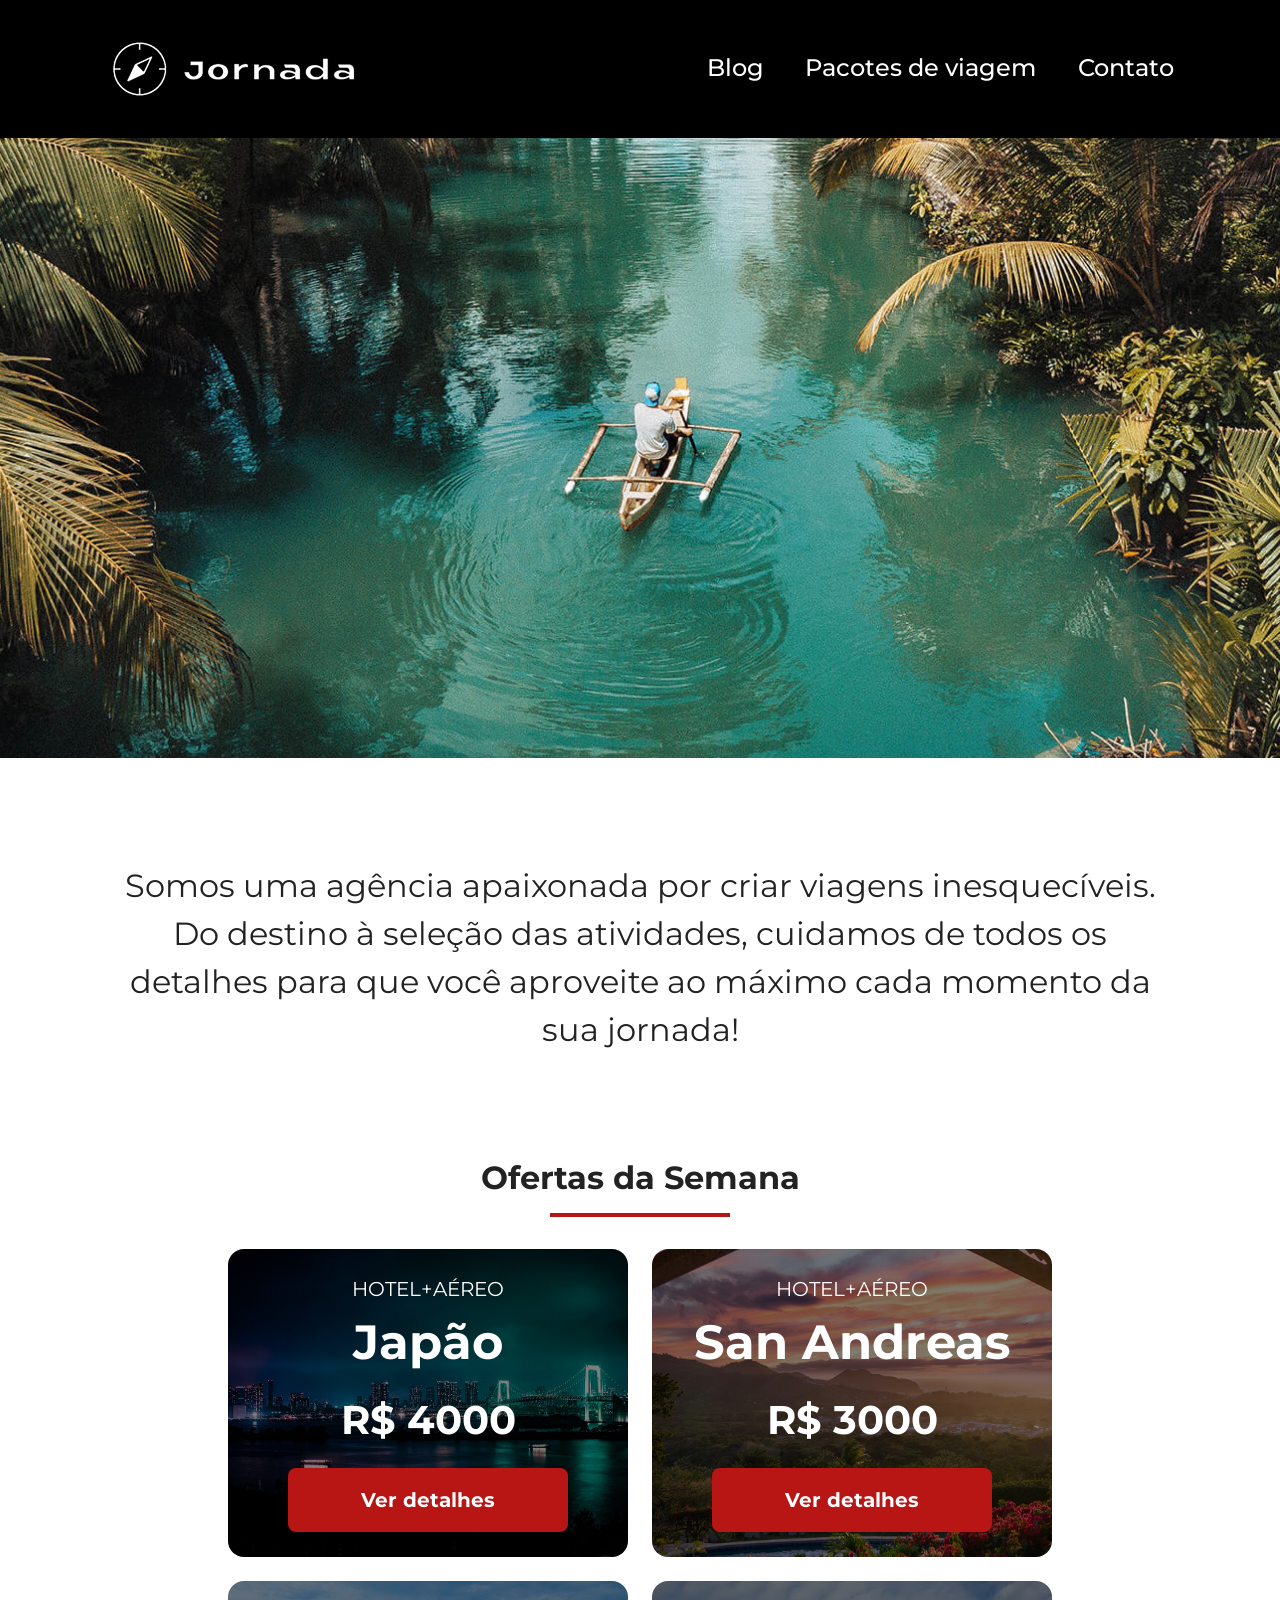
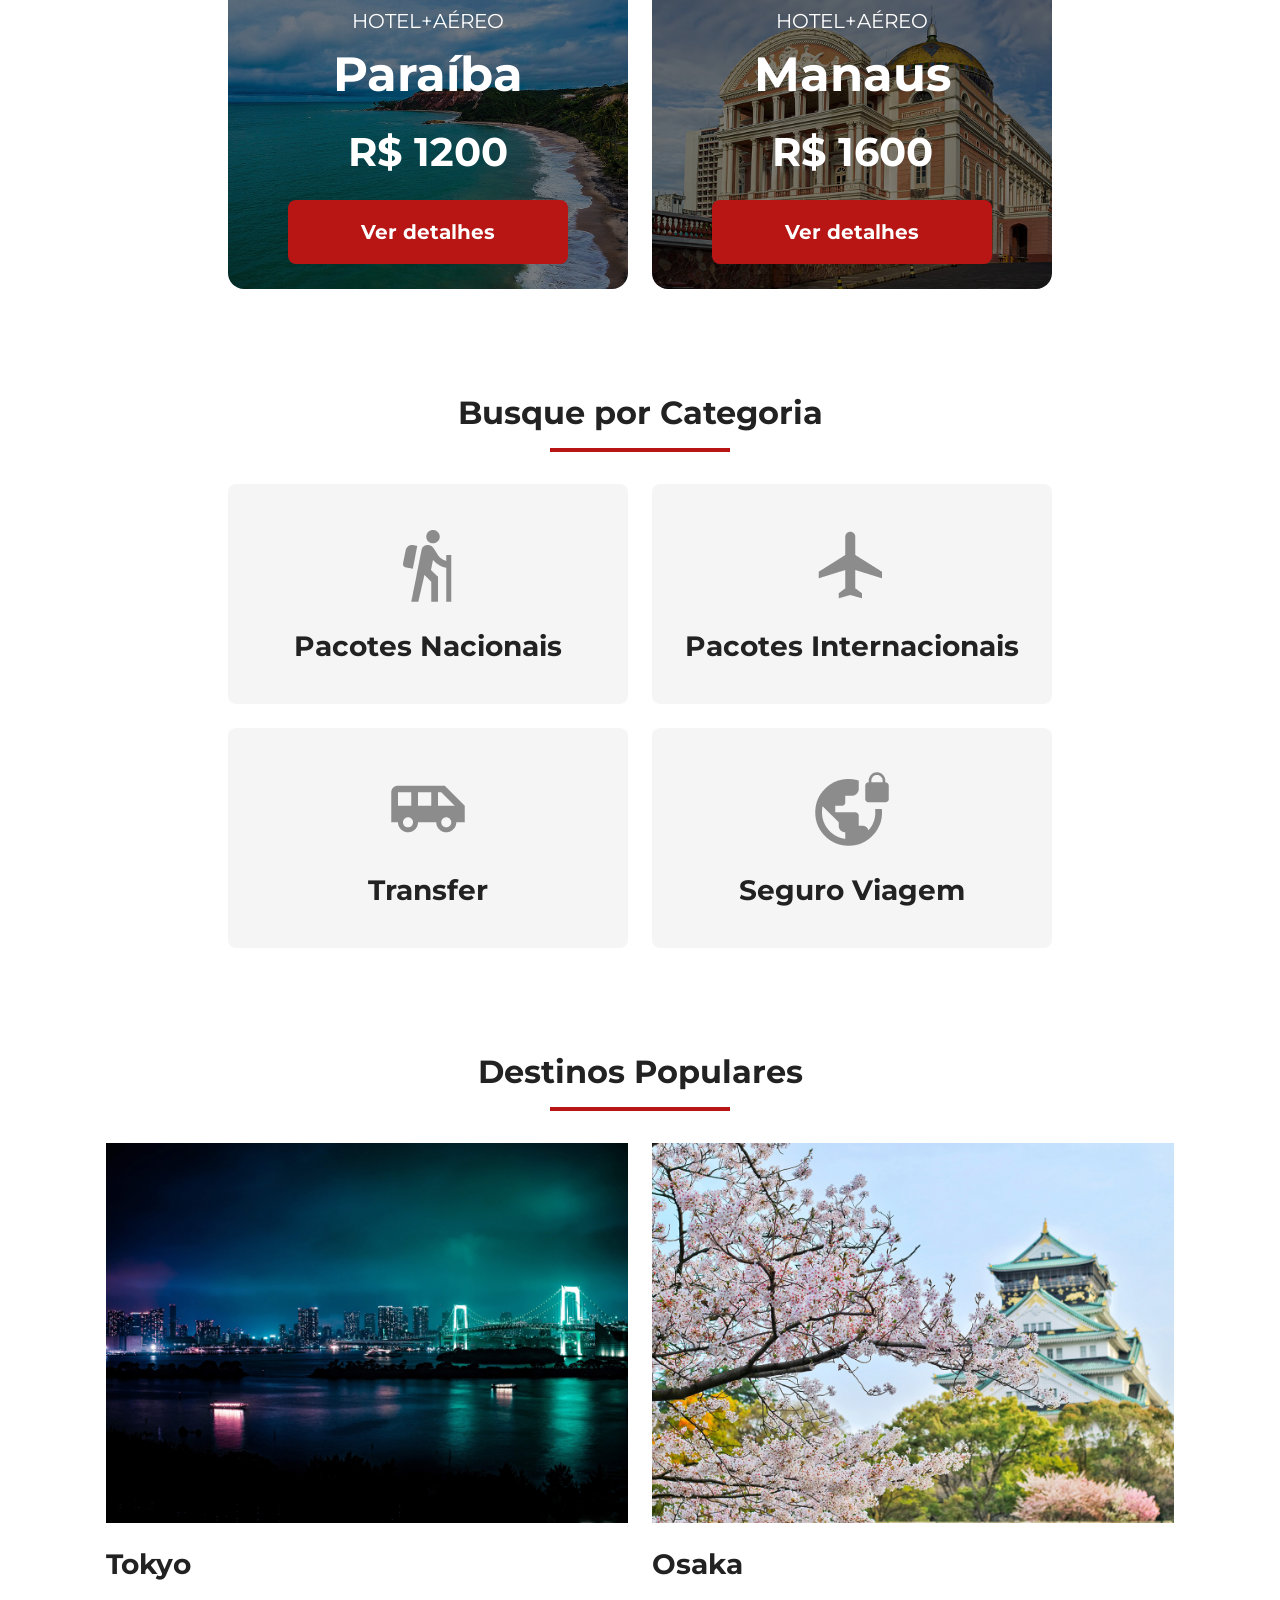
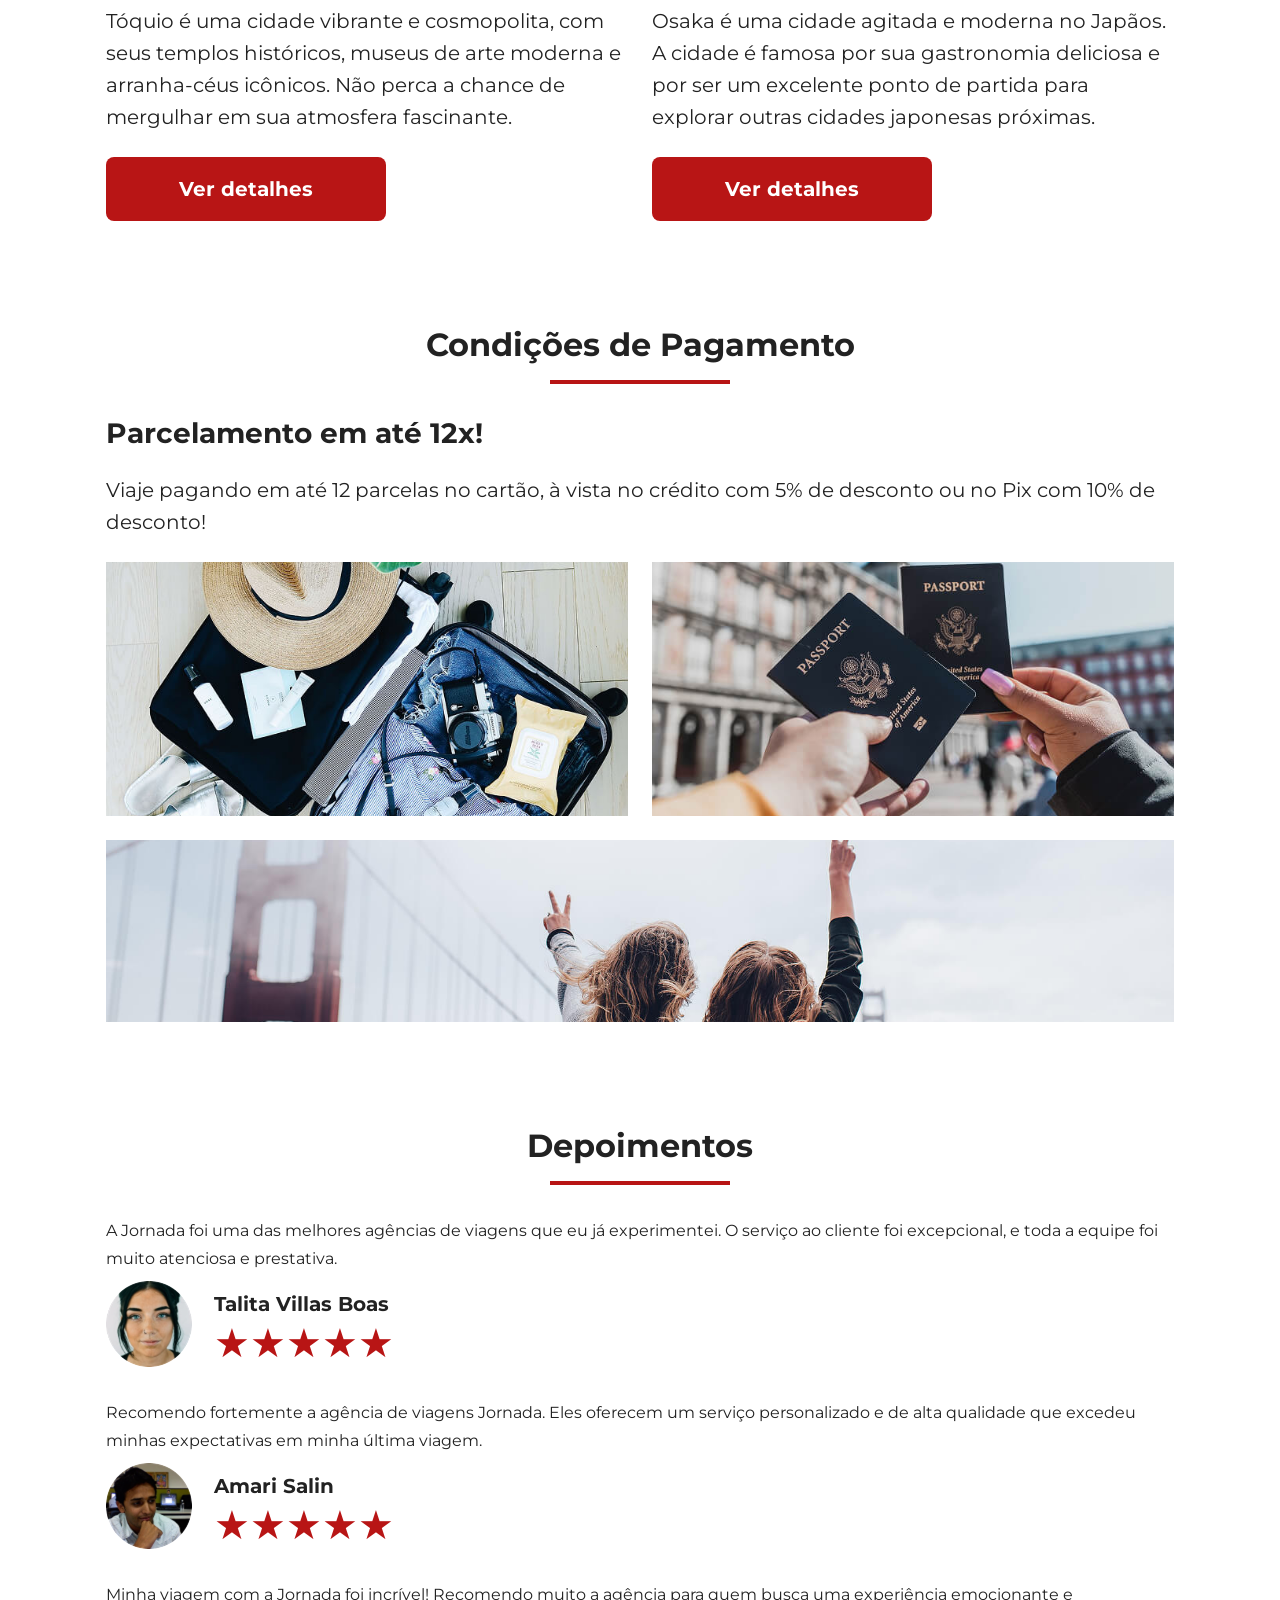
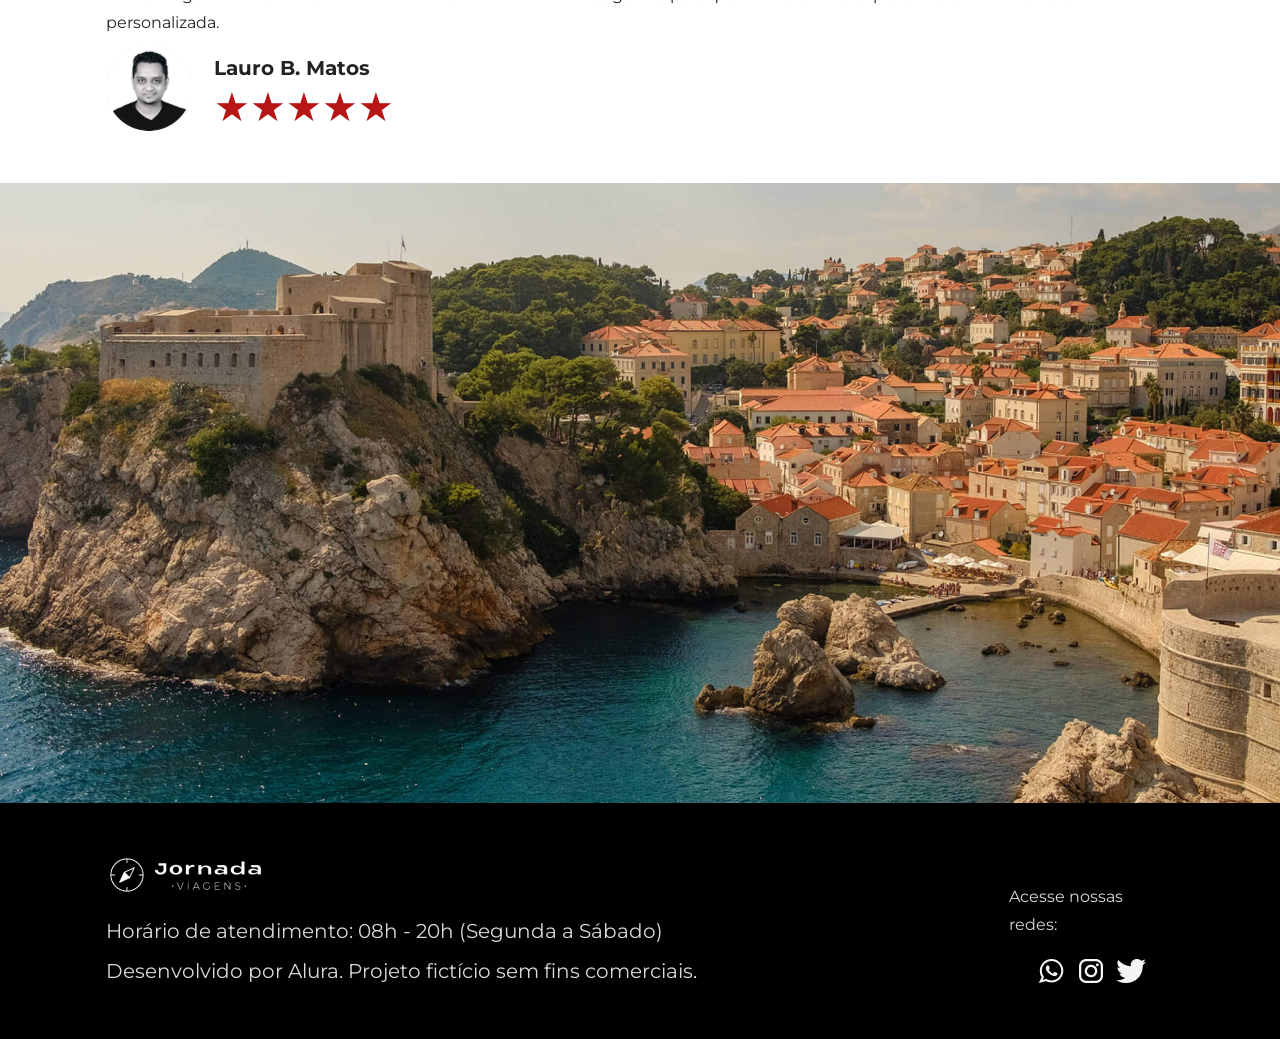
<file: index.html>
<!doctype html>
<html lang="pt-br">
  <head>
    <meta charset="UTF-8" />
    <meta name="viewport" content="width=device-width, initial-scale=1.0" />
    <link rel="stylesheet" href="./css/style.css" />
    <link rel="icon" type="image/*" href="favicon-jornada-white.png" />

    <meta
      name="description"
      content="Jornada Viagens, uma agência apaixonada por criar viagens inesquecíveis."
    />

    <meta name="og:title" content="Jornada Viagens" />
    <meta
      name="og:description"
      content="Jornada Viagens, uma agência apaixonada por criar viagens inesquecíveis."
    />
    <meta
      name="og:image"
      content="https://pedrohsueiro.github.io/jornada-viagens/img/footer/logo-jornada-footer-white.png"
    />
    <meta
      name="og:url"
      content="https://pedrohsueiro.github.io/jornada-viagens/index.html"
    />
    <meta name="og:type" content="website" />

    <title>Jornada Viagens</title>
  </head>
  <body>
    <header class="main-header" role="banner">
      <a class="logo" href="index.html" title="Voltar para a página inicial">
        <img
          class="img-logo-mobile"
          src="img/logo-jornada-white.png"
          alt="Logo de bússola da Jornada Viagens"
        />
        <img
          class="img-logo-desktop"
          src="img/logo-text-jornada-white.png"
          alt="Logo completa da Jornada Viagens"
        />
      </a>
      <div class="navigation-menu" role="navigation">
        <label for="menu" title="Abrir menu">
          <img src="img/menu-icon-btn.png" alt="Botão de menu" />
        </label>
        <input type="checkbox" id="menu" hidden />
        <nav>
          <ul class="navigation-list">
            <li>
              <a href="blog.html" target="_self" title="Acessar Blog">Blog</a>
            </li>
            <li>
              <a
                href="pacotes.html"
                target="_self"
                title="Acessar Pacotes de viagem"
              >
                Pacotes de viagem
              </a>
            </li>
            <li>
              <a href="contato.html" target="_self" title="Acessar Contato">
                Contato
              </a>
            </li>
          </ul>
        </nav>
      </div>
    </header>
    <section class="hero" role="main">
      <div class="hero-image"></div>
      <h2>
        Somos uma agência apaixonada por criar viagens inesquecíveis. Do destino
        à seleção das atividades, cuidamos de todos os detalhes para que você
        aproveite ao máximo cada momento da sua jornada!
      </h2>
    </section>
    <section class="offers">
      <div class="section-title">
        <h2>Ofertas da Semana</h2>
        <hr class="separation-line" />
      </div>
      <div class="offers-container">
        <article class="offers-card japan">
          <header>
            <p>HOTEL+AÉREO</p>
            <h3>Japão</h3>
            <span>R$ 4000</span>
          </header>
          <footer>
            <a
              href="#"
              class="button"
              target="_blank"
              title="Acessar detalhes sobre a oferta para o Japão"
              >Ver detalhes</a
            >
          </footer>
        </article>
        <article class="offers-card san-andreas">
          <header>
            <p>HOTEL+AÉREO</p>
            <h3>San Andreas</h3>
            <span>R$ 3000</span>
          </header>
          <footer>
            <a
              href="#"
              class="button"
              target="_blank"
              title="Acessar detalhes sobre a oferta para San Andreas"
              >Ver detalhes</a
            >
          </footer>
        </article>
        <article class="offers-card paraiba">
          <header>
            <p>HOTEL+AÉREO</p>
            <h3>Paraíba</h3>
            <span>R$ 1200</span>
          </header>
          <footer>
            <a
              href="#"
              class="button"
              target="_blank"
              title="Acessar detalhes sobre a oferta para a Paraíba"
              >Ver detalhes</a
            >
          </footer>
        </article>
        <article class="offers-card manaus">
          <header>
            <p>HOTEL+AÉREO</p>
            <h3>Manaus</h3>
            <span>R$ 1600</span>
          </header>
          <footer>
            <a
              href="#"
              class="button"
              target="_blank"
              title="Acessar detalhes sobre a oferta para Manaus"
              >Ver detalhes</a
            >
          </footer>
        </article>
      </div>
    </section>
    <section class="categories">
      <div class="section-title">
        <h2>Busque por Categoria</h2>
        <hr class="separation-line" />
      </div>
      <div class="categories-container">
        <a
          class="category-card"
          href="#"
          target="_blank"
          title="Busque pela categoria de Pacotes Nacionais"
        >
          <img
            class="category-icon"
            src="./img/categories/category-icon-national.png"
            alt="Ícone cinza representando uma pessoa fazendo tracking."
          />
          <h3 class="content-title">Pacotes Nacionais</h3>
        </a>
        <a
          class="category-card"
          href="#"
          target="_blank"
          title="Busque pela categoria de Pacotes Internacionais"
        >
          <img
            class="category-icon"
            src="./img/categories/category-icon-international.png"
            alt="Ícone cinza representando um avião."
          />
          <h3 class="content-title">Pacotes Internacionais</h3>
        </a>
        <a
          class="category-card"
          href="#"
          target="_blank"
          title="Busque pela categoria de Transfer"
        >
          <img
            class="category-icon"
            src="./img/categories/category-icon-transfer.png"
            alt="Ícone cinza representando uma van."
          />
          <h3 class="content-title">Transfer</h3>
        </a>
        <a
          class="category-card"
          href="#"
          target="_blank"
          title="Busque pela categoria de Seguro de Viagem"
        >
          <img
            class="category-icon"
            src="./img/categories/category-icon-insurance.png"
            alt="Ícone cinza representando um globo com um cadeado fechado."
          />
          <h3 class="content-title">Seguro Viagem</h3>
        </a>
      </div>
    </section>
    <section class="destinations">
      <div class="section-title">
        <h2>Destinos Populares</h2>
        <hr class="separation-line" />
      </div>
      <div class="destinations-container">
        <article class="destination-block tokyo">
          <header>
            <div class="destination-image"></div>
            <h3 class="content-title">Tokyo</h3>
          </header>
          <p class="content-text">
            Tóquio é uma cidade vibrante e cosmopolita, com seus templos
            históricos, museus de arte moderna e arranha-céus icônicos. Não
            perca a chance de mergulhar em sua atmosfera fascinante.
          </p>
          <footer>
            <a
              href="#"
              class="button"
              target="_blank"
              title="Acessar detalhes sobre o destino de Tokyo"
              >Ver detalhes</a
            >
          </footer>
        </article>
        <article class="destination-block osaka">
          <header>
            <div class="destination-image"></div>
            <h3 class="content-title">Osaka</h3>
          </header>
          <p class="content-text">
            Osaka é uma cidade agitada e moderna no Japãos. A cidade é famosa
            por sua gastronomia deliciosa e por ser um excelente ponto de
            partida para explorar outras cidades japonesas próximas.
          </p>
          <footer>
            <a
              href="#"
              class="button"
              target="_blank"
              title="Acessar detalhes sobre o destino de Osaka"
              >Ver detalhes</a
            >
          </footer>
        </article>
      </div>
    </section>
    <section class="payments">
      <div class="section-title">
        <h2>Condições de Pagamento</h2>
        <hr class="separation-line" />
      </div>
      <div class="payment-grid">
        <div class="text-content">
          <h3 class="content-title">Parcelamento em até 12x!</h3>
          <p class="content-text">
            Viaje pagando em até 12 parcelas no cartão, à vista no crédito com
            5% de desconto ou no Pix com 10% de desconto!
          </p>
        </div>
        <div class="image-content">
          <div class="image first"></div>
          <div class="image second"></div>
          <div class="image third"></div>
        </div>
      </div>
    </section>
    <section class="testimonies">
      <div class="section-title">
        <h2>Depoimentos</h2>
        <hr class="separation-line" />
      </div>
      <div class="testimonies-container">
        <article class="client-testimony">
          <header>
            <p class="content-text small">
              A Jornada foi uma das melhores agências de viagens que eu já
              experimentei. O serviço ao cliente foi excepcional, e toda a
              equipe foi muito atenciosa e prestativa.
            </p>
          </header>
          <footer>
            <img
              src="./img/testimonies/homepage/profile-picture-talita.png"
              alt="Foto de perfil da cliente Talita Villas Boas"
            />
            <div class="profile-content">
              <h3>Talita Villas Boas</h3>
              <div class="rating">
                <span class="star">★</span>
                <span class="star">★</span>
                <span class="star">★</span>
                <span class="star">★</span>
                <span class="star">★</span>
              </div>
            </div>
          </footer>
        </article>
        <article class="client-testimony">
          <header>
            <p class="content-text small">
              Recomendo fortemente a agência de viagens Jornada. Eles oferecem
              um serviço personalizado e de alta qualidade que excedeu minhas
              expectativas em minha última viagem.
            </p>
          </header>
          <footer>
            <img
              src="./img/testimonies/homepage/profile-picture-amari.png"
              alt="Foto de perfil do cliente Amari Salin"
            />
            <div class="profile-content">
              <h3>Amari Salin</h3>
              <div class="rating">
                <span class="star">★</span>
                <span class="star">★</span>
                <span class="star">★</span>
                <span class="star">★</span>
                <span class="star">★</span>
              </div>
            </div>
          </footer>
        </article>
        <article class="client-testimony">
          <header>
            <p class="content-text small">
              Minha viagem com a Jornada foi incrível! Recomendo muito a agência
              para quem busca uma experiência emocionante e personalizada.
            </p>
          </header>
          <footer>
            <img
              src="./img/testimonies/homepage/profile-picture-lauro.png"
              alt="Foto de perfil do cliente Lauro B. Matos"
            />
            <div class="profile-content">
              <h3>Lauro B. Matos</h3>
              <div class="rating">
                <span class="star">★</span>
                <span class="star">★</span>
                <span class="star">★</span>
                <span class="star">★</span>
                <span class="star">★</span>
              </div>
            </div>
          </footer>
        </article>
      </div>
    </section>
    <section class="bottom-hero">
      <div class="hero-image"></div>
    </section>
    <footer class="main-footer" role="contentinfo">
      <div class="footer-info">
        <img
          src="./img/footer/logo-jornada-footer-white.png"
          alt="Logo completa da Jornada Viagens"
        />
        <p>Horário de atendimento: 08h - 20h (Segunda a Sábado)</p>
        <p>Desenvolvido por Alura. Projeto fictício sem fins comerciais.</p>
      </div>
      <div class="footer-social">
        <p class="content-text small">Acesse nossas redes:</p>
        <div class="social-media-content">
          <a
            href="#"
            target="_blank"
            title="Acessar o Whatsapp do Jornada Viagens"
          >
            <img
              src="./img/footer/icon-whatsapp.png"
              alt="Icone branco do Whatsapp"
            />
          </a>
          <a
            href="#"
            target="_blank"
            title="Acessar o Instagram do Jornada Viagens"
          >
            <img
              src="./img/footer/icon-instagram.png"
              alt="Icone branco do Instagram"
            />
          </a>
          <a
            href="#"
            target="_blank"
            title="Acessar o Twitter/X do Jornada Viagens"
          >
            <img
              src="./img/footer/icon-twitter.png"
              alt="Icone branco do Twitter/X"
            />
          </a>
        </div>
      </div>
    </footer>
  </body>
</html>
</file>
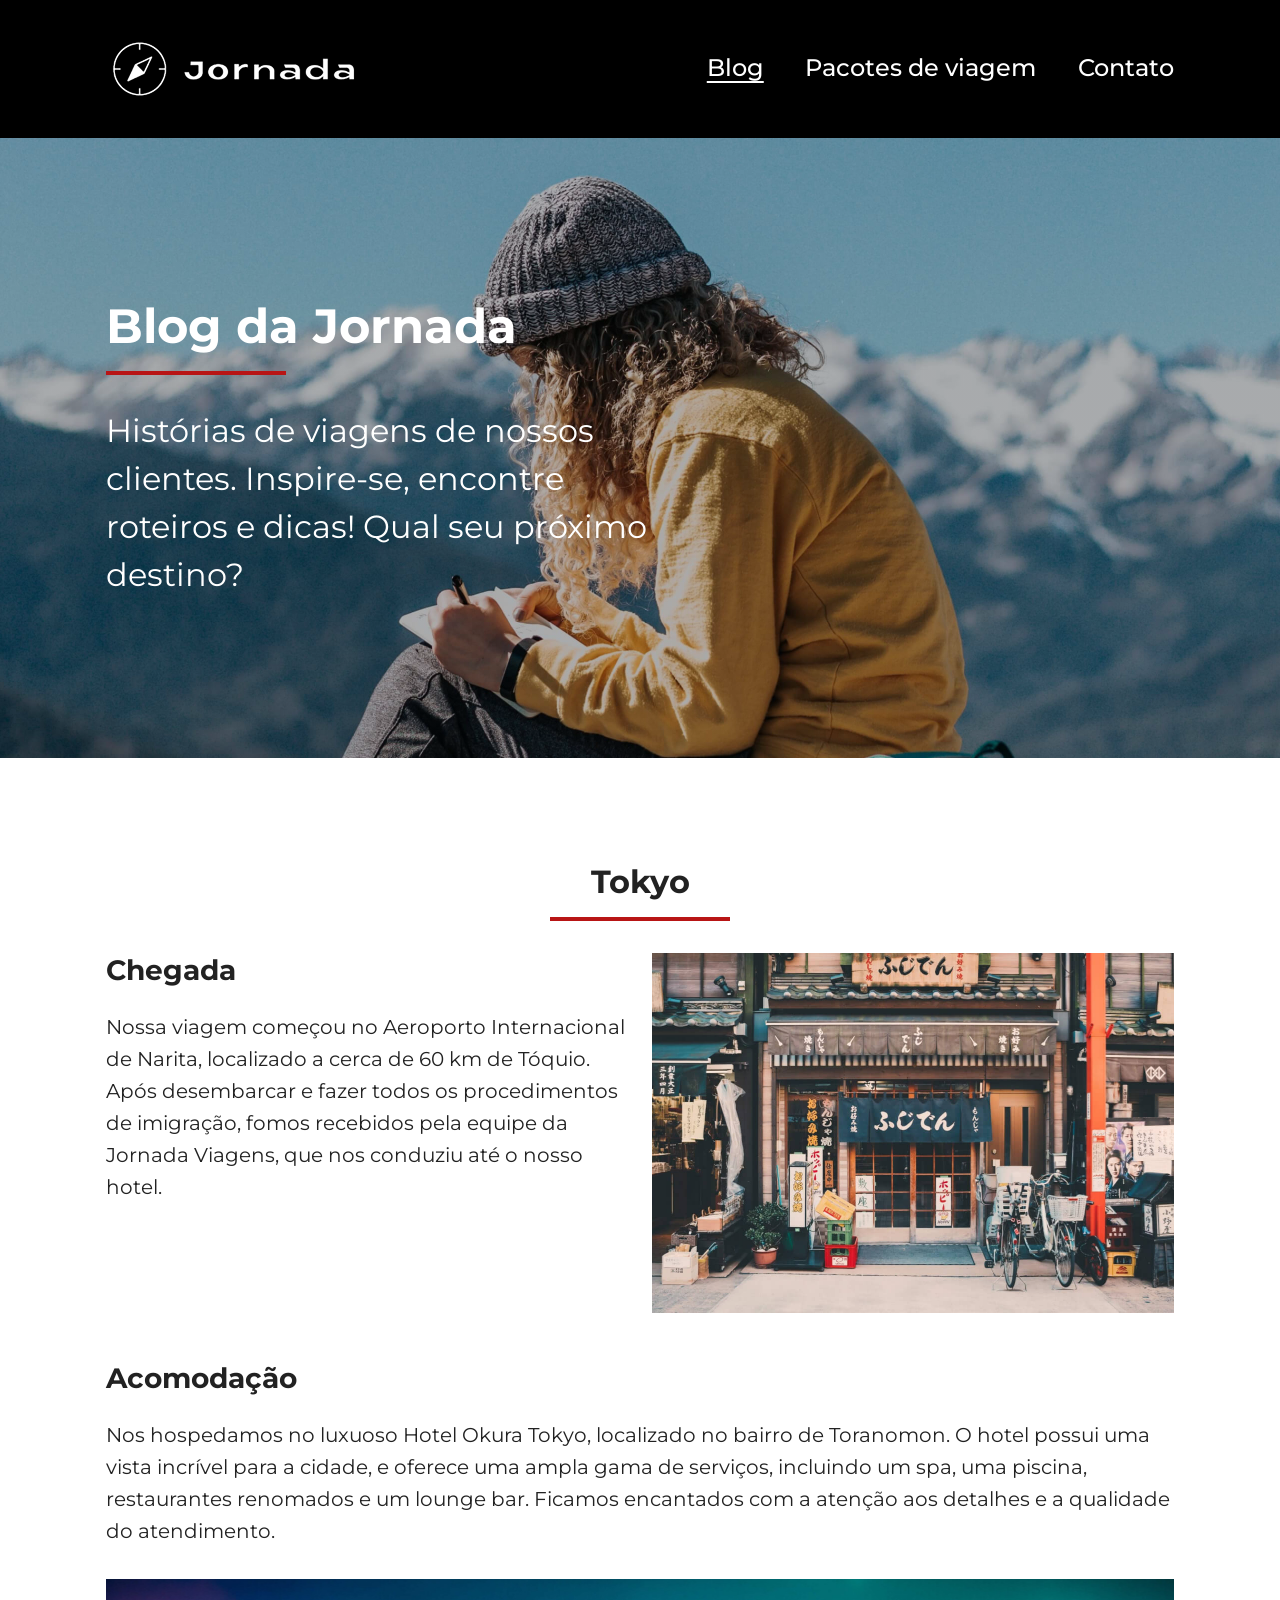
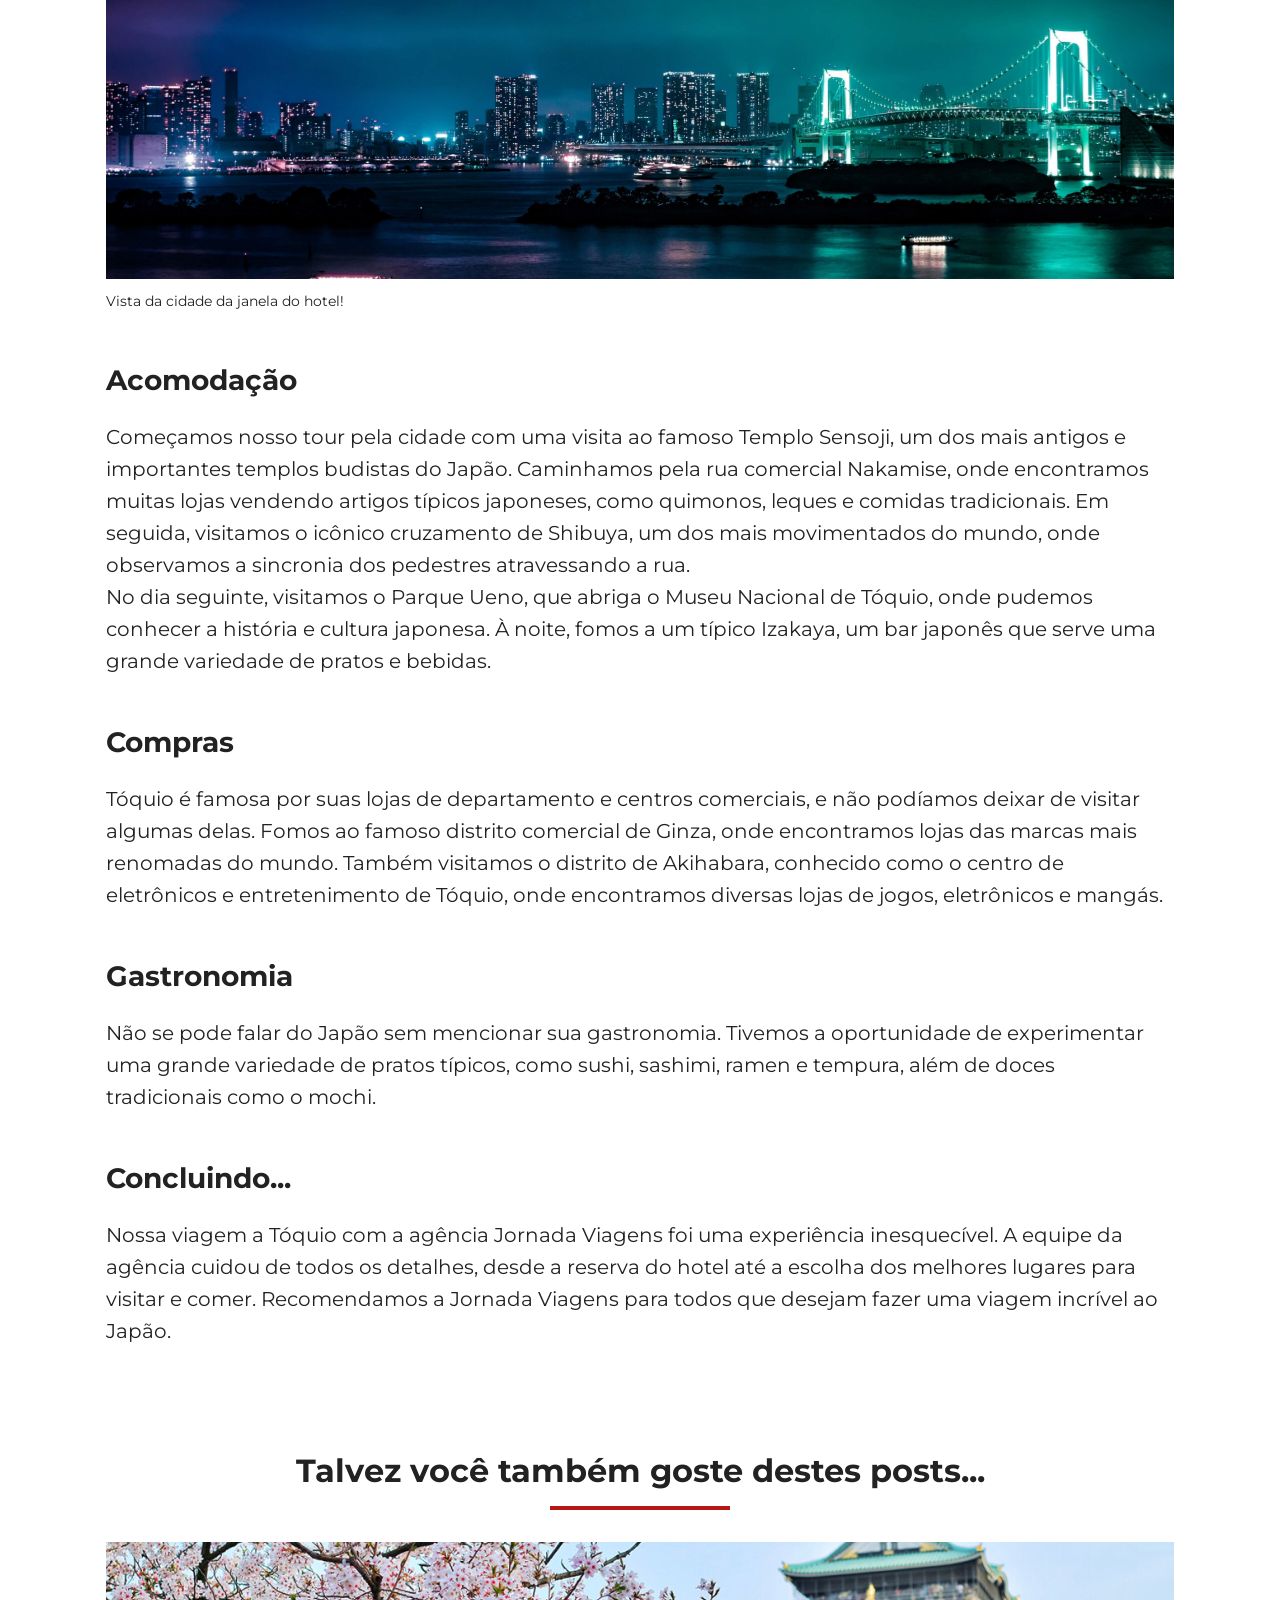
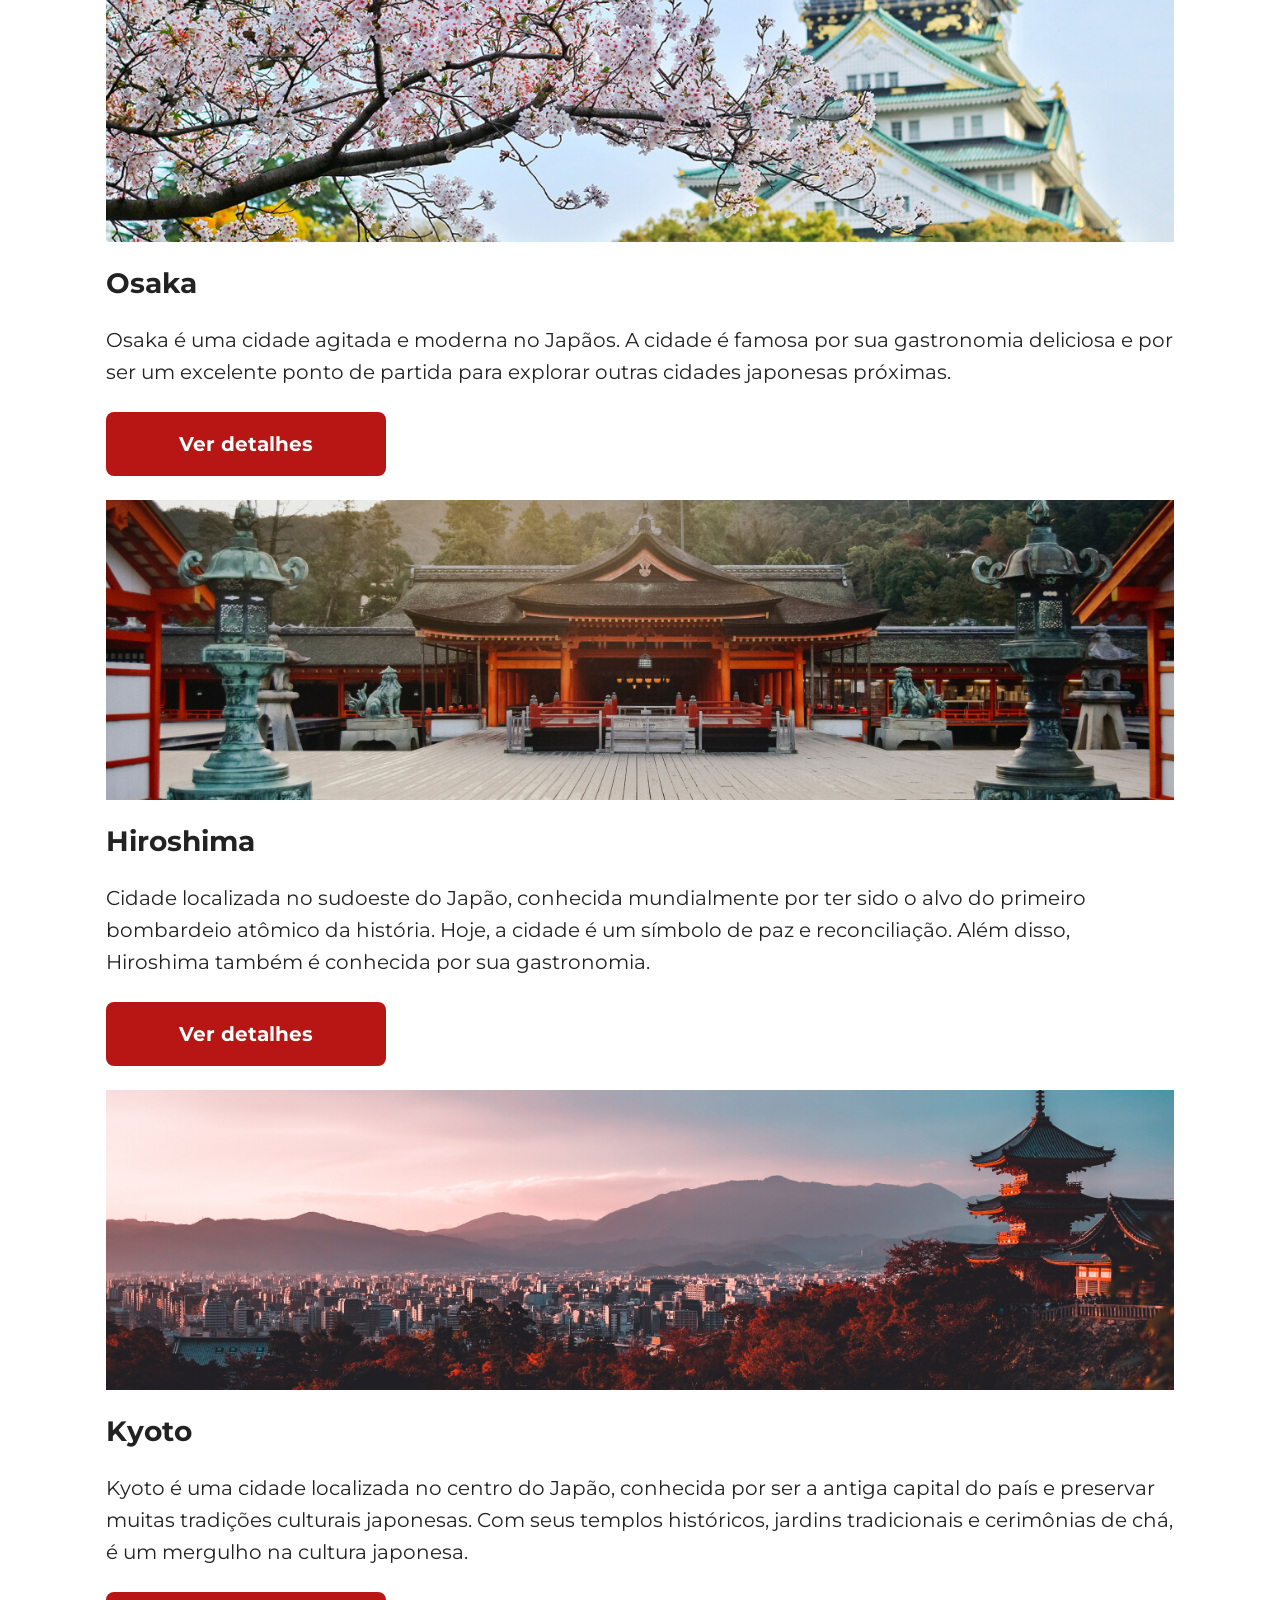
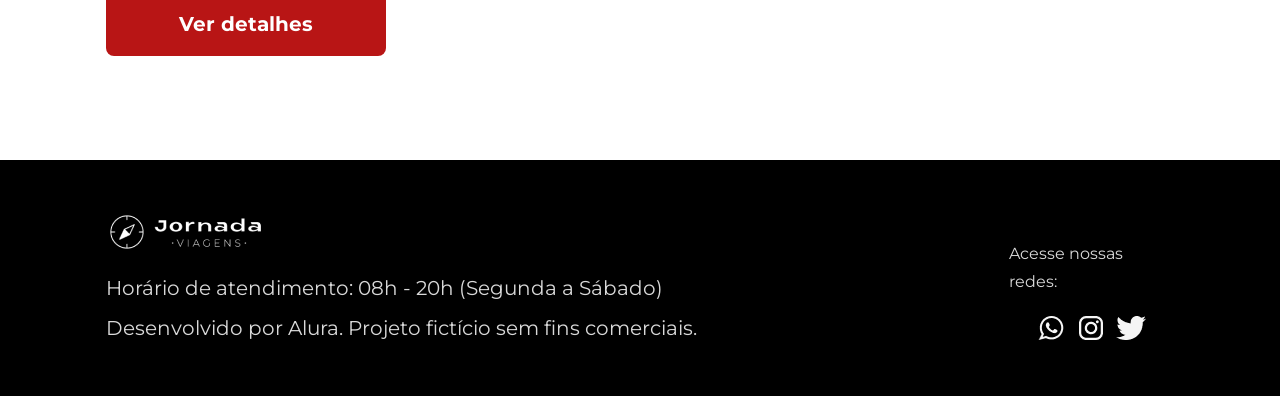
<file: blog.html>
<!doctype html>
<html lang="pt-br">
  <head>
    <meta charset="UTF-8" />
    <meta name="viewport" content="width=device-width, initial-scale=1.0" />
    <link rel="stylesheet" href="./css/style.css" />
    <link rel="icon" type="image/*" href="favicon-jornada-white.png" />

    <meta
      name="description"
      content="Jornada Viagens, uma agência apaixonada por criar viagens inesquecíveis."
    />

    <meta name="og:title" content="Jornada Viagens" />
    <meta
      name="og:description"
      content="Jornada Viagens, uma agência apaixonada por criar viagens inesquecíveis."
    />
    <meta
      name="og:image"
      content="https://pedrohsueiro.github.io/jornada-viagens/img/footer/logo-jornada-footer-white.png"
    />
    <meta
      name="og:url"
      content="https://pedrohsueiro.github.io/jornada-viagens/blog.html"
    />
    <meta name="og:type" content="website" />

    <title>Jornada Viagens</title>
  </head>
  <body>
    <header class="main-header" role="banner">
      <a class="logo" href="index.html" title="Voltar para a página inicial">
        <img
          class="img-logo-mobile"
          src="img/logo-jornada-white.png"
          alt="Logo de bússola da Jornada Viagens"
        />
        <img
          class="img-logo-desktop"
          src="img/logo-text-jornada-white.png"
          alt="Logo completa da Jornada Viagens"
        />
      </a>
      <div class="navigation-menu" role="navigation">
        <label for="menu" title="Abrir menu">
          <img src="img/menu-icon-btn.png" alt="Botão de menu" />
        </label>
        <input type="checkbox" id="menu" hidden />
        <nav>
          <ul class="navigation-list">
            <li>
              <a
                href="blog.html"
                target="_self"
                class="selected-page"
                title="Acessar Blog"
                >Blog</a
              >
            </li>
            <li>
              <a
                href="pacotes.html"
                target="_self"
                title="Acessar Pacotes de viagem"
              >
                Pacotes de viagem
              </a>
            </li>
            <li>
              <a href="contato.html" target="_self" title="Acessar Contato">
                Contato
              </a>
            </li>
          </ul>
        </nav>
      </div>
    </header>
    <section class="hero page blog" role="main">
      <div class="hero-image">
        <div class="page-title">
          <h1>Blog da Jornada</h1>
          <hr class="separation-line" />
        </div>
        <h2>
          Histórias de viagens de nossos clientes. Inspire-se, encontre roteiros
          e dicas! Qual seu próximo destino?
        </h2>
      </div>
    </section>
    <section class="blog-post">
      <div class="section-title">
        <h2>Tokyo</h2>
        <hr class="separation-line" />
      </div>
      <div class="main-post">
        <article class="arrival image-post">
          <div class="text-content">
            <h3 class="content-title">Chegada</h3>
            <p class="content-text">
              Nossa viagem começou no Aeroporto Internacional de Narita,
              localizado a cerca de 60 km de Tóquio. Após desembarcar e fazer
              todos os procedimentos de imigração, fomos recebidos pela equipe
              da Jornada Viagens, que nos conduziu até o nosso hotel.
            </p>
          </div>
          <figure>
            <div class="image"></div>
          </figure>
        </article>
        <article class="accommodation image-post">
          <div class="text-content">
            <h3 class="content-title">Acomodação</h3>
            <p class="content-text">
              Nos hospedamos no luxuoso Hotel Okura Tokyo, localizado no bairro
              de Toranomon. O hotel possui uma vista incrível para a cidade, e
              oferece uma ampla gama de serviços, incluindo um spa, uma piscina,
              restaurantes renomados e um lounge bar. Ficamos encantados com a
              atenção aos detalhes e a qualidade do atendimento.
            </p>
          </div>
          <figure>
            <div class="image"></div>
            <figcaption>Vista da cidade da janela do hotel!</figcaption>
          </figure>
        </article>
        <article class="accommodation">
          <div class="text-content">
            <h3 class="content-title">Acomodação</h3>
            <p class="content-text">
              Começamos nosso tour pela cidade com uma visita ao famoso Templo
              Sensoji, um dos mais antigos e importantes templos budistas do
              Japão. Caminhamos pela rua comercial Nakamise, onde encontramos
              muitas lojas vendendo artigos típicos japoneses, como quimonos,
              leques e comidas tradicionais. Em seguida, visitamos o icônico
              cruzamento de Shibuya, um dos mais movimentados do mundo, onde
              observamos a sincronia dos pedestres atravessando a rua.
            </p>
            <p class="content-text">
              No dia seguinte, visitamos o Parque Ueno, que abriga o Museu
              Nacional de Tóquio, onde pudemos conhecer a história e cultura
              japonesa. À noite, fomos a um típico Izakaya, um bar japonês que
              serve uma grande variedade de pratos e bebidas.
            </p>
          </div>
        </article>
        <article class="shopping">
          <div class="text-content">
            <h3 class="content-title">Compras</h3>
            <p class="content-text">
              Tóquio é famosa por suas lojas de departamento e centros
              comerciais, e não podíamos deixar de visitar algumas delas. Fomos
              ao famoso distrito comercial de Ginza, onde encontramos lojas das
              marcas mais renomadas do mundo. Também visitamos o distrito de
              Akihabara, conhecido como o centro de eletrônicos e entretenimento
              de Tóquio, onde encontramos diversas lojas de jogos, eletrônicos e
              mangás.
            </p>
          </div>
        </article>
        <article class="gastronomy">
          <div class="text-content">
            <h3 class="content-title">Gastronomia</h3>
            <p class="content-text">
              Não se pode falar do Japão sem mencionar sua gastronomia. Tivemos
              a oportunidade de experimentar uma grande variedade de pratos
              típicos, como sushi, sashimi, ramen e tempura, além de doces
              tradicionais como o mochi.
            </p>
          </div>
        </article>
        <article class="conclusion">
          <div class="text-content">
            <h3 class="content-title">Concluindo...</h3>
            <p class="content-text">
              Nossa viagem a Tóquio com a agência Jornada Viagens foi uma
              experiência inesquecível. A equipe da agência cuidou de todos os
              detalhes, desde a reserva do hotel até a escolha dos melhores
              lugares para visitar e comer. Recomendamos a Jornada Viagens para
              todos que desejam fazer uma viagem incrível ao Japão.
            </p>
          </div>
        </article>
      </div>
    </section>
    <section class="destinations">
      <div class="section-title">
        <h2>Talvez você também goste destes posts...</h2>
        <hr class="separation-line" />
      </div>
      <div class="destinations-container blog">
        <article class="destination-block osaka">
          <header>
            <div class="destination-image"></div>
            <h3 class="content-title">Osaka</h3>
          </header>
          <p class="content-text">
            Osaka é uma cidade agitada e moderna no Japãos. A cidade é famosa
            por sua gastronomia deliciosa e por ser um excelente ponto de
            partida para explorar outras cidades japonesas próximas.
          </p>
          <footer>
            <a
              href="#"
              class="button"
              target="_blank"
              title="Acessar detalhes sobre o destino de Osaka"
              >Ver detalhes</a
            >
          </footer>
        </article>
        <article class="destination-block hiroshima">
          <header>
            <div class="destination-image"></div>
            <h3 class="content-title">Hiroshima</h3>
          </header>
          <p class="content-text">
            Cidade localizada no sudoeste do Japão, conhecida mundialmente por
            ter sido o alvo do primeiro bombardeio atômico da história. Hoje, a
            cidade é um símbolo de paz e reconciliação. Além disso, Hiroshima
            também é conhecida por sua gastronomia.
          </p>
          <footer>
            <a
              href="#"
              class="button"
              target="_blank"
              title="Acessar detalhes sobre o destino de Hiroshima"
              >Ver detalhes</a
            >
          </footer>
        </article>
        <article class="destination-block kyoto">
          <header>
            <div class="destination-image"></div>
            <h3 class="content-title">Kyoto</h3>
          </header>
          <p class="content-text">
            Kyoto é uma cidade localizada no centro do Japão, conhecida por ser
            a antiga capital do país e preservar muitas tradições culturais
            japonesas. Com seus templos históricos, jardins tradicionais e
            cerimônias de chá, é um mergulho na cultura japonesa.
          </p>
          <footer>
            <a
              href="#"
              class="button"
              target="_blank"
              title="Acessar detalhes sobre o destino de Kyoto"
              >Ver detalhes</a
            >
          </footer>
        </article>
      </div>
    </section>
    <footer class="main-footer blog" role="contentinfo">
      <div class="footer-info">
        <img
          src="./img/footer/logo-jornada-footer-white.png"
          alt="Logo completa da Jornada Viagens"
        />
        <p>Horário de atendimento: 08h - 20h (Segunda a Sábado)</p>
        <p>Desenvolvido por Alura. Projeto fictício sem fins comerciais.</p>
      </div>
      <div class="footer-social">
        <p class="content-text small">Acesse nossas redes:</p>
        <div class="social-media-content">
          <a
            href="#"
            target="_blank"
            title="Acessar o Whatsapp do Jornada Viagens"
          >
            <img
              src="./img/footer/icon-whatsapp.png"
              alt="Icone branco do Whatsapp"
            />
          </a>
          <a
            href="#"
            target="_blank"
            title="Acessar o Instagram do Jornada Viagens"
          >
            <img
              src="./img/footer/icon-instagram.png"
              alt="Icone branco do Instagram"
            />
          </a>
          <a
            href="#"
            target="_blank"
            title="Acessar o Twitter/X do Jornada Viagens"
          >
            <img
              src="./img/footer/icon-twitter.png"
              alt="Icone branco do Twitter/X"
            />
          </a>
        </div>
      </div>
    </footer>
  </body>
</html>
</file>
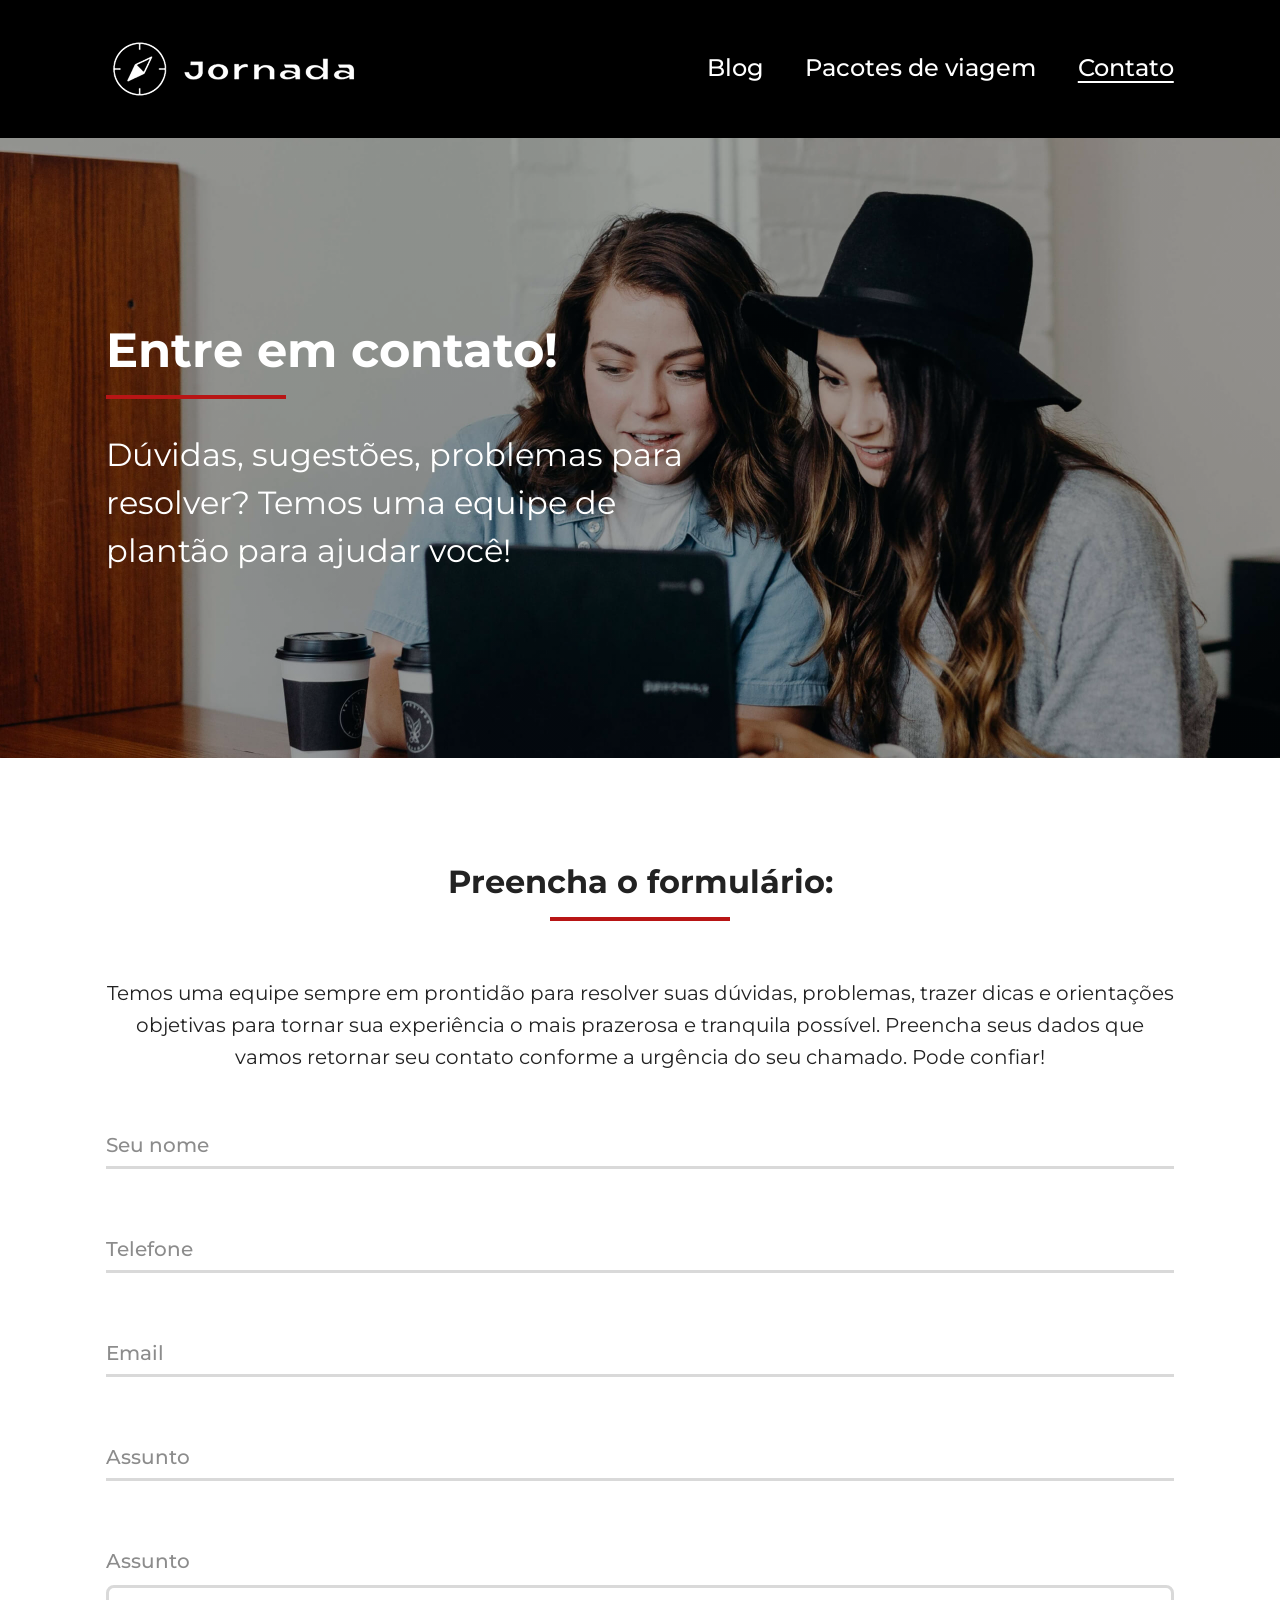
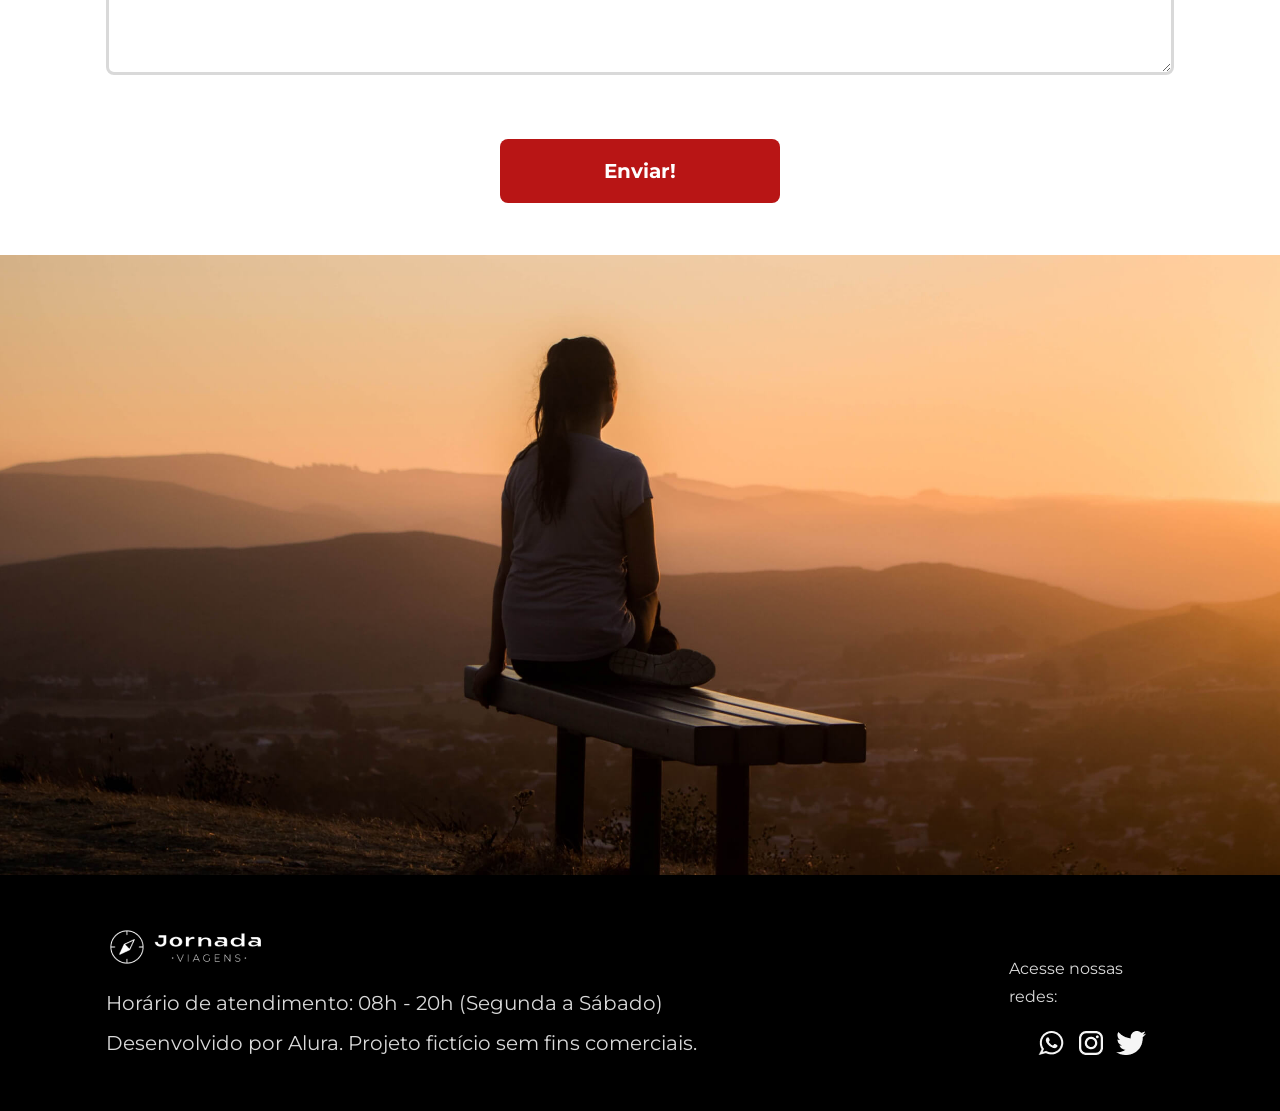
<file: contato.html>
<!doctype html>
<html lang="pt-br">
  <head>
    <meta charset="UTF-8" />
    <meta name="viewport" content="width=device-width, initial-scale=1.0" />
    <link rel="stylesheet" href="./css/style.css" />
    <link rel="icon" type="image/*" href="favicon-jornada-white.png" />

    <meta
      name="description"
      content="Jornada Viagens, uma agência apaixonada por criar viagens inesquecíveis."
    />

    <meta name="og:title" content="Jornada Viagens" />
    <meta
      name="og:description"
      content="Jornada Viagens, uma agência apaixonada por criar viagens inesquecíveis."
    />
    <meta
      name="og:image"
      content="https://pedrohsueiro.github.io/jornada-viagens/img/footer/logo-jornada-footer-white.png"
    />
    <meta
      name="og:url"
      content="https://pedrohsueiro.github.io/jornada-viagens/contato.html"
    />
    <meta name="og:type" content="website" />

    <title>Jornada Viagens</title>
  </head>
  <body>
    <header class="main-header" role="banner">
      <a class="logo" href="index.html" title="Voltar para a página inicial">
        <img
          class="img-logo-mobile"
          src="img/logo-jornada-white.png"
          alt="Logo de bússola da Jornada Viagens"
        />
        <img
          class="img-logo-desktop"
          src="img/logo-text-jornada-white.png"
          alt="Logo completa da Jornada Viagens"
        />
      </a>
      <div class="navigation-menu" role="navigation">
        <label for="menu" title="Abrir menu">
          <img src="img/menu-icon-btn.png" alt="Botão de menu" />
        </label>
        <input type="checkbox" id="menu" hidden />
        <nav>
          <ul class="navigation-list">
            <li>
              <a href="blog.html" target="_self" title="Acessar Blog">Blog</a>
            </li>
            <li>
              <a
                href="pacotes.html"
                target="_self"
                title="Acessar Pacotes de viagem"
              >
                Pacotes de viagem
              </a>
            </li>
            <li>
              <a
                href="contato.html"
                target="_self"
                title="Acessar Contato"
                class="selected-page"
              >
                Contato
              </a>
            </li>
          </ul>
        </nav>
      </div>
    </header>
    <section class="hero page contact" role="main">
      <div class="hero-image">
        <div class="page-title">
          <h1>Entre em contato!</h1>
          <hr class="separation-line" />
        </div>
        <h2>
          Dúvidas, sugestões, problemas para resolver? Temos uma equipe de
          plantão para ajudar você!
        </h2>
      </div>
    </section>
    <section class="contact-form">
      <div class="section-title">
        <h2>Preencha o formulário:</h2>
        <hr class="separation-line" />
      </div>
      <p class="content-text small">
        Temos uma equipe sempre em prontidão para resolver suas dúvidas,
        problemas, trazer dicas e orientações objetivas para tornar sua
        experiência o mais prazerosa e tranquila possível. Preencha seus dados
        que vamos retornar seu contato conforme a urgência do seu chamado. Pode
        confiar!
      </p>
      <form action="" method="get">
        <fieldset>
          <input
            type="text"
            name="clientName"
            placeholder="Seu nome"
            required
          />

          <input
            type="tel"
            name="clientPhone"
            placeholder="Telefone"
            pattern="[0-9]{11}"
            maxlength="11"
            required
          />

          <input type="email" name="clientEmail" placeholder="Email" required />

          <input type="text" name="topic" placeholder="Assunto" required />

          <div class="topic-group">
            <textarea
              name="topicDescription"
              id="topicArea"
              required
            ></textarea>
            <label for="topicArea">Assunto</label>
          </div>
        </fieldset>
        <button type="submit" class="button" title="Enviar dados para contato">
          Enviar!
        </button>
      </form>
    </section>
    <section class="bottom-hero contact">
      <div class="hero-image"></div>
    </section>
    <footer class="main-footer" role="contentinfo">
      <div class="footer-info">
        <img
          src="./img/footer/logo-jornada-footer-white.png"
          alt="Logo completa da Jornada Viagens"
        />
        <p>Horário de atendimento: 08h - 20h (Segunda a Sábado)</p>
        <p>Desenvolvido por Alura. Projeto fictício sem fins comerciais.</p>
      </div>
      <div class="footer-social">
        <p class="content-text small">Acesse nossas redes:</p>
        <div class="social-media-content">
          <a
            href="#"
            target="_blank"
            title="Acessar o Whatsapp do Jornada Viagens"
          >
            <img
              src="./img/footer/icon-whatsapp.png"
              alt="Icone branco do Whatsapp"
            />
          </a>
          <a
            href="#"
            target="_blank"
            title="Acessar o Instagram do Jornada Viagens"
          >
            <img
              src="./img/footer/icon-instagram.png"
              alt="Icone branco do Instagram"
            />
          </a>
          <a
            href="#"
            target="_blank"
            title="Acessar o Twitter/X do Jornada Viagens"
          >
            <img
              src="./img/footer/icon-twitter.png"
              alt="Icone branco do Twitter/X"
            />
          </a>
        </div>
      </div>
    </footer>
  </body>
</html>
</file>
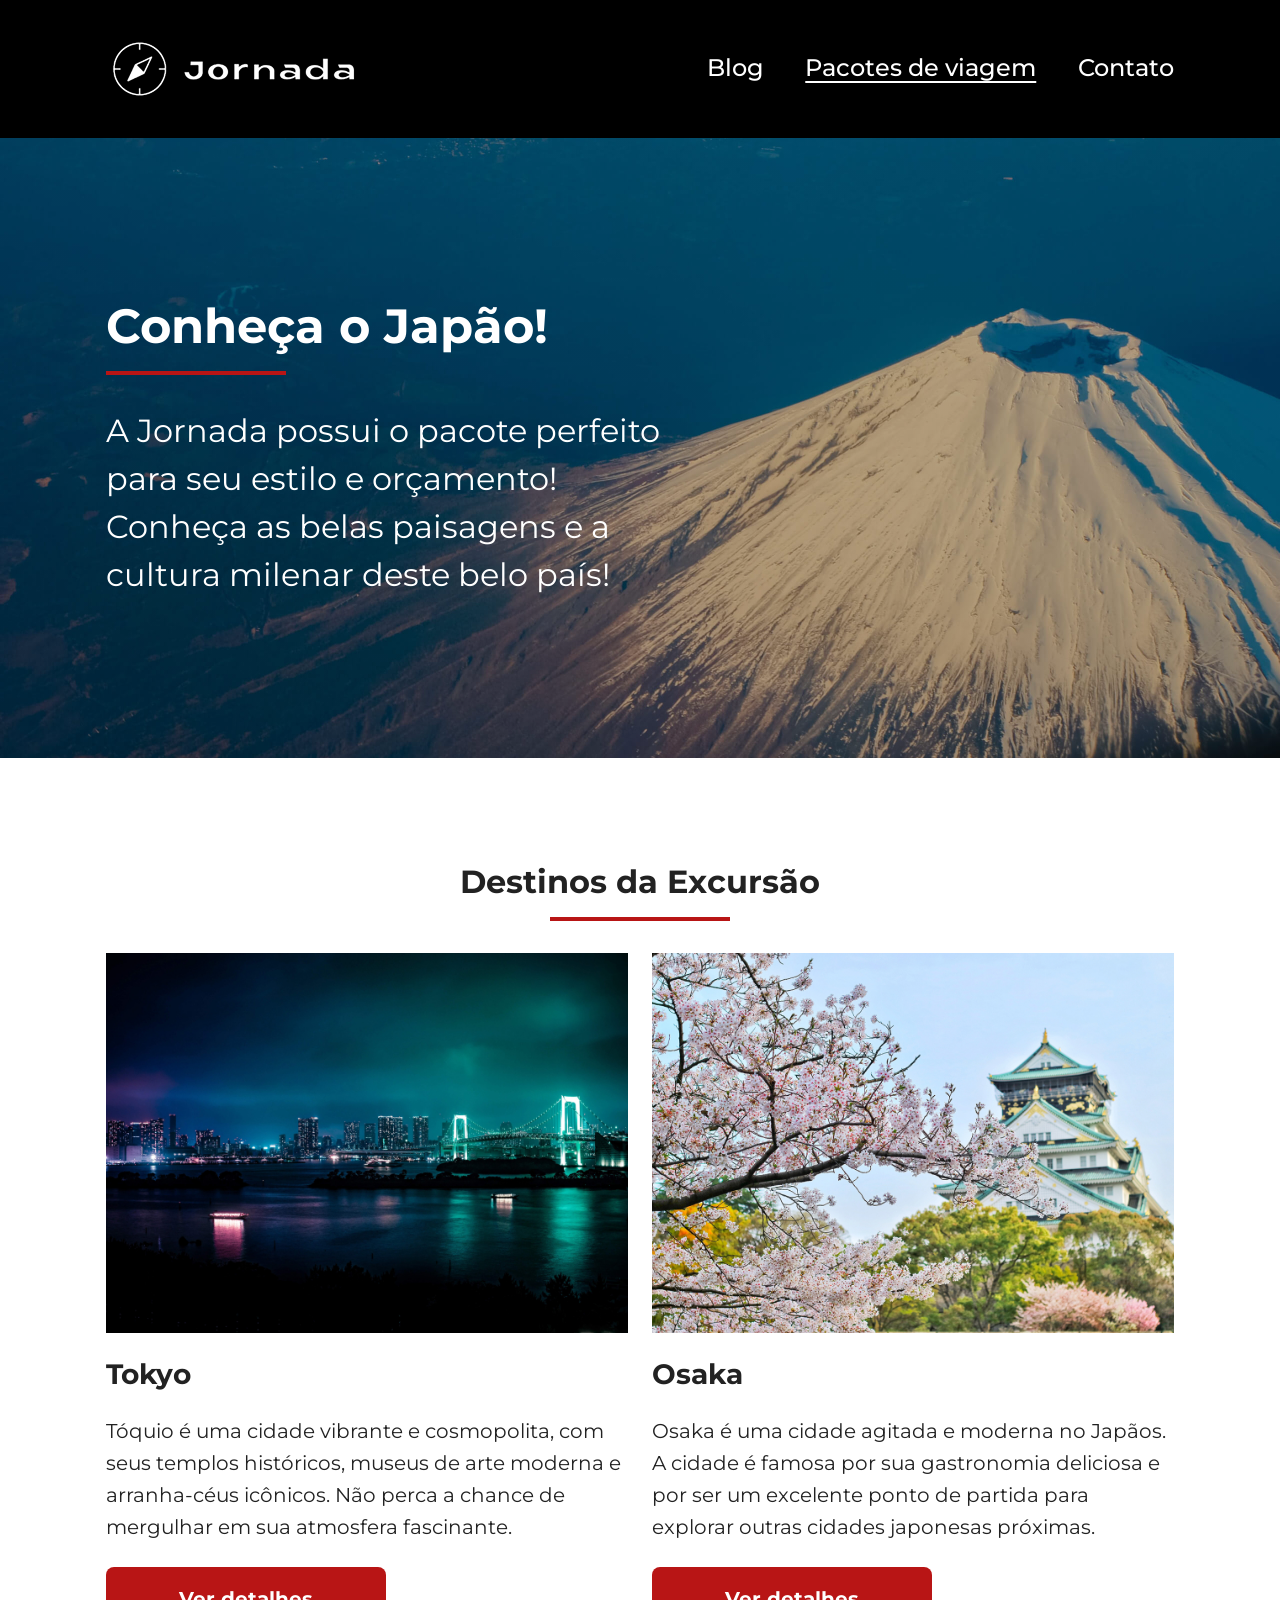
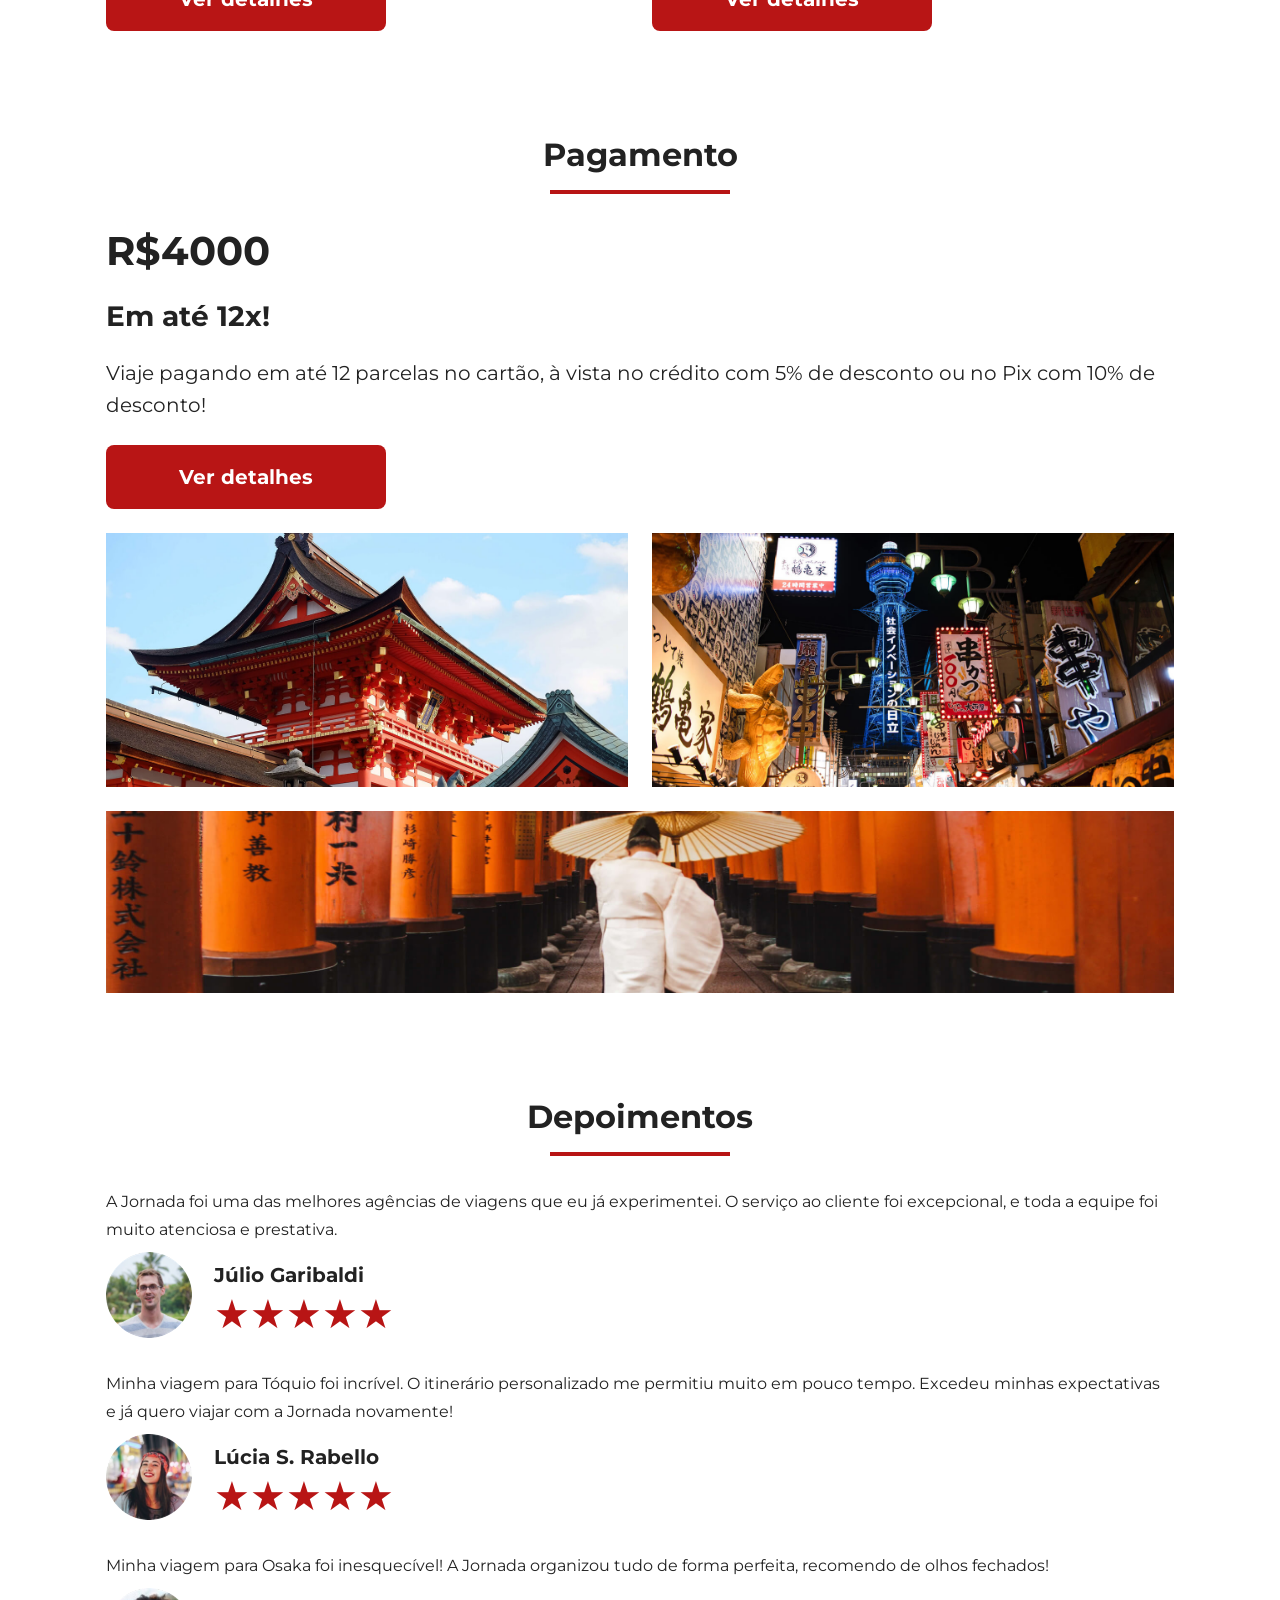
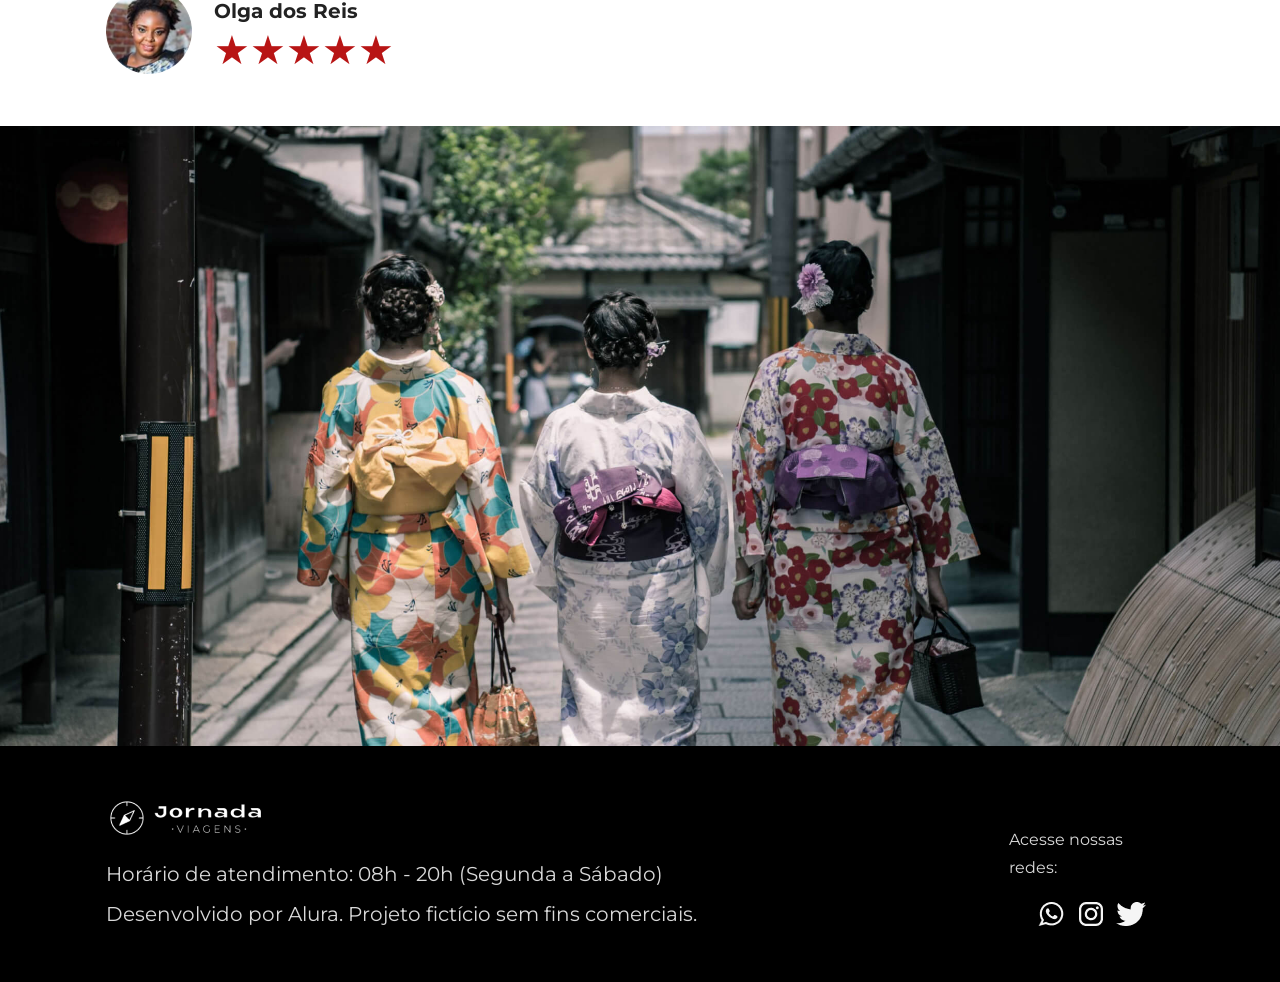
<file: pacotes.html>
<!doctype html>
<html lang="pt-br">
  <head>
    <meta charset="UTF-8" />
    <meta name="viewport" content="width=device-width, initial-scale=1.0" />
    <link rel="stylesheet" href="./css/style.css" />
    <link rel="icon" type="image/*" href="favicon-jornada-white.png" />

    <meta
      name="description"
      content="Jornada Viagens, uma agência apaixonada por criar viagens inesquecíveis."
    />

    <meta name="og:title" content="Jornada Viagens" />
    <meta
      name="og:description"
      content="Jornada Viagens, uma agência apaixonada por criar viagens inesquecíveis."
    />
    <meta
      name="og:image"
      content="https://pedrohsueiro.github.io/jornada-viagens/img/footer/logo-jornada-footer-white.png"
    />
    <meta
      name="og:url"
      content="https://pedrohsueiro.github.io/jornada-viagens/pacotes.html"
    />
    <meta name="og:type" content="website" />

    <title>Jornada Viagens</title>
  </head>
  <body>
    <header class="main-header" role="banner">
      <a class="logo" href="index.html" title="Voltar para a página inicial">
        <img
          class="img-logo-mobile"
          src="img/logo-jornada-white.png"
          alt="Logo de bússola da Jornada Viagens"
        />
        <img
          class="img-logo-desktop"
          src="img/logo-text-jornada-white.png"
          alt="Logo completa da Jornada Viagens"
        />
      </a>
      <div class="navigation-menu" role="navigation">
        <label for="menu" title="Abrir menu">
          <img src="img/menu-icon-btn.png" alt="Botão de menu" />
        </label>
        <input type="checkbox" id="menu" hidden />
        <nav>
          <ul class="navigation-list">
            <li>
              <a href="blog.html" target="_self" title="Acessar Blog">Blog</a>
            </li>
            <li>
              <a
                href="pacotes.html"
                target="_self"
                title="Acessar Pacotes de viagem"
                class="selected-page"
              >
                Pacotes de viagem
              </a>
            </li>
            <li>
              <a href="contato.html" target="_self" title="Acessar Contato">
                Contato
              </a>
            </li>
          </ul>
        </nav>
      </div>
    </header>
    <section class="hero page travel-packages" role="main">
      <div class="hero-image">
        <div class="page-title">
          <h1>Conheça o Japão!</h1>
          <hr class="separation-line" />
        </div>
        <h2>
          A Jornada possui o pacote perfeito para seu estilo e orçamento!
          Conheça as belas paisagens e a cultura milenar deste belo país!
        </h2>
      </div>
    </section>
    <section class="destinations">
      <div class="section-title">
        <h2>Destinos da Excursão</h2>
        <hr class="separation-line" />
      </div>
      <div class="destinations-container">
        <article class="destination-block tokyo">
          <header>
            <div class="destination-image"></div>
            <h3 class="content-title">Tokyo</h3>
          </header>
          <p class="content-text">
            Tóquio é uma cidade vibrante e cosmopolita, com seus templos
            históricos, museus de arte moderna e arranha-céus icônicos. Não
            perca a chance de mergulhar em sua atmosfera fascinante.
          </p>
          <footer>
            <a
              href="#"
              class="button"
              target="_blank"
              title="Acessar detalhes sobre o destino de Tokyo"
              >Ver detalhes</a
            >
          </footer>
        </article>
        <article class="destination-block osaka">
          <header>
            <div class="destination-image"></div>
            <h3 class="content-title">Osaka</h3>
          </header>
          <p class="content-text">
            Osaka é uma cidade agitada e moderna no Japãos. A cidade é famosa
            por sua gastronomia deliciosa e por ser um excelente ponto de
            partida para explorar outras cidades japonesas próximas.
          </p>
          <footer>
            <a
              href="#"
              class="button"
              target="_blank"
              title="Acessar detalhes sobre o destino de Osaka"
              >Ver detalhes</a
            >
          </footer>
        </article>
      </div>
    </section>
    <section class="payments">
      <div class="section-title">
        <h2>Pagamento</h2>
        <hr class="separation-line" />
      </div>
      <div class="payment-grid">
        <div class="text-content travel-packages">
          <header>
            <h3 class="content-title">R$4000</h3>
            <h4 class="content-title">Em até 12x!</h4>
          </header>
          <p class="content-text">
            Viaje pagando em até 12 parcelas no cartão, à vista no crédito com
            5% de desconto ou no Pix com 10% de desconto!
          </p>
          <footer>
            <a
              href="#"
              class="button"
              target="_blank"
              title="Acessar detalhes sobre o pagamento"
              >Ver detalhes</a
            >
          </footer>
        </div>
        <div class="image-content travel-packages">
          <div class="image first"></div>
          <div class="image second"></div>
          <div class="image third"></div>
        </div>
      </div>
    </section>
    <section class="testimonies">
      <div class="section-title">
        <h2>Depoimentos</h2>
        <hr class="separation-line" />
      </div>
      <div class="testimonies-container">
        <article class="client-testimony">
          <header>
            <p class="content-text small">
              A Jornada foi uma das melhores agências de viagens que eu já
              experimentei. O serviço ao cliente foi excepcional, e toda a
              equipe foi muito atenciosa e prestativa.
            </p>
          </header>
          <footer>
            <img
              src="./img/testimonies/travel-packages/profile-picture-julio.png"
              alt="Foto de perfil do cliente Júlio Garibaldi"
            />
            <div class="profile-content">
              <h3>Júlio Garibaldi</h3>
              <div class="rating">
                <span class="star">★</span>
                <span class="star">★</span>
                <span class="star">★</span>
                <span class="star">★</span>
                <span class="star">★</span>
              </div>
            </div>
          </footer>
        </article>
        <article class="client-testimony">
          <header>
            <p class="content-text small">
              Minha viagem para Tóquio foi incrível. O itinerário personalizado
              me permitiu muito em pouco tempo. Excedeu minhas expectativas e já
              quero viajar com a Jornada novamente!
            </p>
          </header>
          <footer>
            <img
              src="./img/testimonies/travel-packages/profile-picture-lucia.png"
              alt="Foto de perfil da cliente Lúcia S. Rabello"
            />
            <div class="profile-content">
              <h3>Lúcia S. Rabello</h3>
              <div class="rating">
                <span class="star">★</span>
                <span class="star">★</span>
                <span class="star">★</span>
                <span class="star">★</span>
                <span class="star">★</span>
              </div>
            </div>
          </footer>
        </article>
        <article class="client-testimony">
          <header>
            <p class="content-text small">
              Minha viagem para Osaka foi inesquecível! A Jornada organizou tudo
              de forma perfeita, recomendo de olhos fechados!
            </p>
          </header>
          <footer>
            <img
              src="./img/testimonies/travel-packages/profile-picture-olga.png"
              alt="Foto de perfil da cliente Olga dos Reis"
            />
            <div class="profile-content">
              <h3>Olga dos Reis</h3>
              <div class="rating">
                <span class="star">★</span>
                <span class="star">★</span>
                <span class="star">★</span>
                <span class="star">★</span>
                <span class="star">★</span>
              </div>
            </div>
          </footer>
        </article>
      </div>
    </section>
    <section class="bottom-hero travel-packages">
      <div class="hero-image"></div>
    </section>
    <footer class="main-footer" role="contentinfo">
      <div class="footer-info">
        <img
          src="./img/footer/logo-jornada-footer-white.png"
          alt="Logo completa da Jornada Viagens"
        />
        <p>Horário de atendimento: 08h - 20h (Segunda a Sábado)</p>
        <p>Desenvolvido por Alura. Projeto fictício sem fins comerciais.</p>
      </div>
      <div class="footer-social">
        <p class="content-text small">Acesse nossas redes:</p>
        <div class="social-media-content">
          <a
            href="#"
            target="_blank"
            title="Acessar o Whatsapp do Jornada Viagens"
          >
            <img
              src="./img/footer/icon-whatsapp.png"
              alt="Icone branco do Whatsapp"
            />
          </a>
          <a
            href="#"
            target="_blank"
            title="Acessar o Instagram do Jornada Viagens"
          >
            <img
              src="./img/footer/icon-instagram.png"
              alt="Icone branco do Instagram"
            />
          </a>
          <a
            href="#"
            target="_blank"
            title="Acessar o Twitter/X do Jornada Viagens"
          >
            <img
              src="./img/footer/icon-twitter.png"
              alt="Icone branco do Twitter/X"
            />
          </a>
        </div>
      </div>
    </footer>
  </body>
</html>
</file>
<file: css/style.css>
@import url(global.css);
@import url(header.css);
@import url(hero.css);
@import url(offers.css);
@import url(categories.css);
@import url(destinations.css);
@import url(payments.css);
@import url(testimonies.css);
@import url(footer.css);
@import url(blog.css);
@import url(contact.css);
</file>
